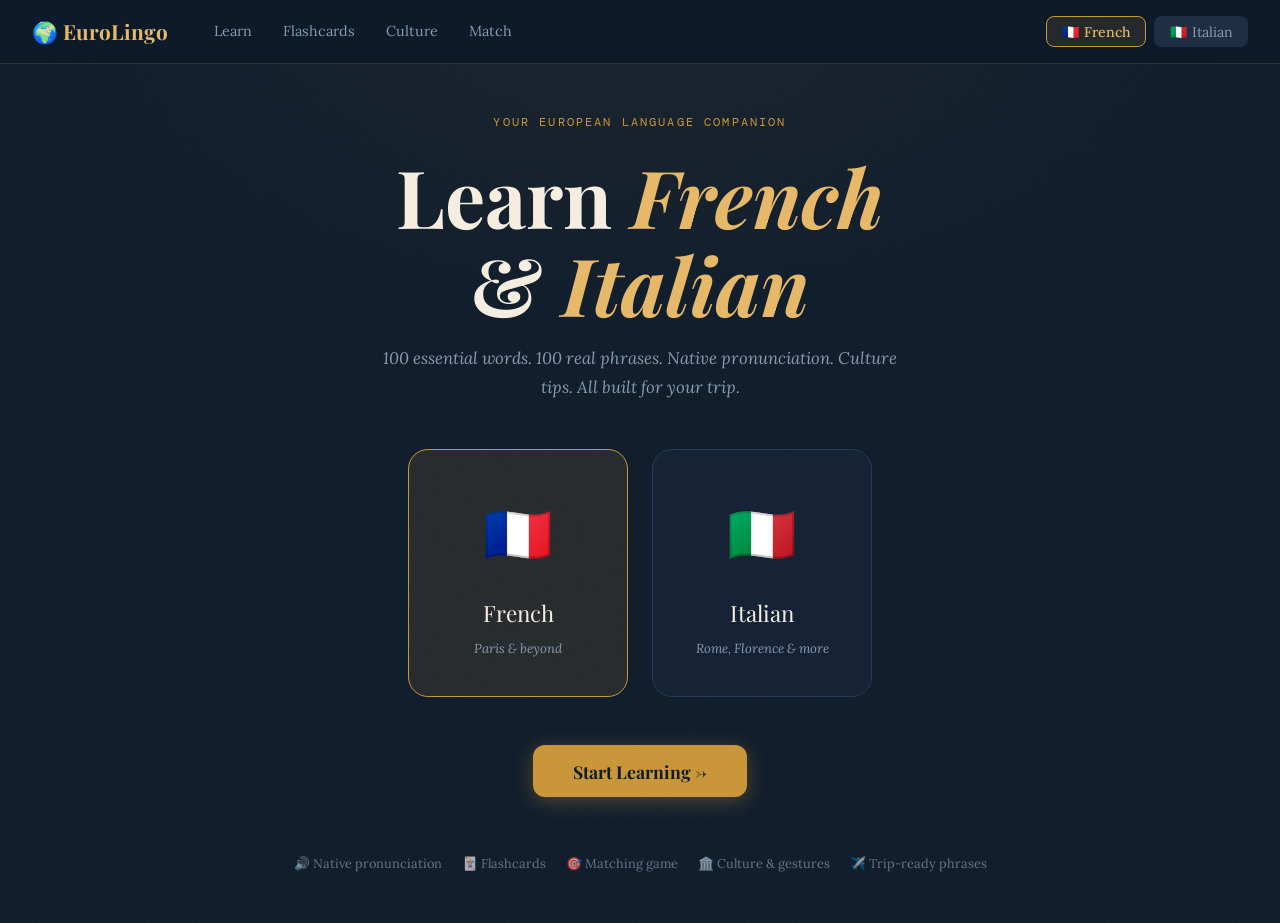
<file: index.html>
<!DOCTYPE html>
<html lang="en">
<head>
  <meta charset="UTF-8" />
  <meta name="viewport" content="width=device-width, initial-scale=1.0" />
  <title>EuroLingo — French & Italian for Your Trip</title>
  <link rel="stylesheet" href="styles.css" />
</head>
<body>

<nav class="navbar">
  <div class="nav-brand">🌍 EuroLingo</div>
  <div class="nav-links">
    <a class="nav-link" href="learn.html">Learn</a>
    <a class="nav-link" href="flashcards.html">Flashcards</a>
    <a class="nav-link" href="culture.html">Culture</a>
    <a class="nav-link" href="match.html">Match</a>
  </div>
  <div class="nav-lang">
    <button class="lang-btn" data-lang="french">🇫🇷 French</button>
    <button class="lang-btn" data-lang="italian">🇮🇹 Italian</button>
  </div>
</nav>

<main class="landing">
  <div class="landing-eyebrow">Your European Language Companion</div>
  <h1 class="landing-title">Learn <em>French</em><br>& <em>Italian</em></h1>
  <p class="landing-sub">100 essential words. 100 real phrases. Native pronunciation. Culture tips. All built for your trip.</p>

  <div class="lang-choice">
    <div class="lang-card" id="card-french" onclick="selectLang('french')">
      <div class="lang-card__flag">🇫🇷</div>
      <div class="lang-card__name">French</div>
      <div class="lang-card__sub">Paris & beyond</div>
    </div>
    <div class="lang-card" id="card-italian" onclick="selectLang('italian')">
      <div class="lang-card__flag">🇮🇹</div>
      <div class="lang-card__name">Italian</div>
      <div class="lang-card__sub">Rome, Florence & more</div>
    </div>
  </div>

  <button class="start-btn" onclick="startLearning()">
    Start Learning →
  </button>

  <div class="features-row">
    <span class="feature-chip">🔊 Native pronunciation</span>
    <span class="feature-chip">🃏 Flashcards</span>
    <span class="feature-chip">🎯 Matching game</span>
    <span class="feature-chip">🏛️ Culture & gestures</span>
    <span class="feature-chip">✈️ Trip-ready phrases</span>
  </div>
</main>

<script src="french.js"></script>
<script src="italian.js"></script>
<script src="speech.js"></script>
<script src="app.js"></script>
<script>
  let selectedLang = App.getCurrentLang();

  function selectLang(lang) {
    selectedLang = lang;
    document.getElementById('card-french').classList.toggle('selected', lang === 'french');
    document.getElementById('card-italian').classList.toggle('selected', lang === 'italian');
    App.setCurrentLang(lang);
  }

  function startLearning() {
    App.setCurrentLang(selectedLang);
    window.location.href = 'learn.html';
  }

  // Init nav lang buttons
  document.querySelectorAll('.lang-btn').forEach(btn => {
    btn.classList.toggle('active', btn.dataset.lang === selectedLang);
    btn.addEventListener('click', () => selectLang(btn.dataset.lang));
  });

  // Highlight selected card on load
  selectLang(selectedLang);
</script>
</body>
</html>
</file>
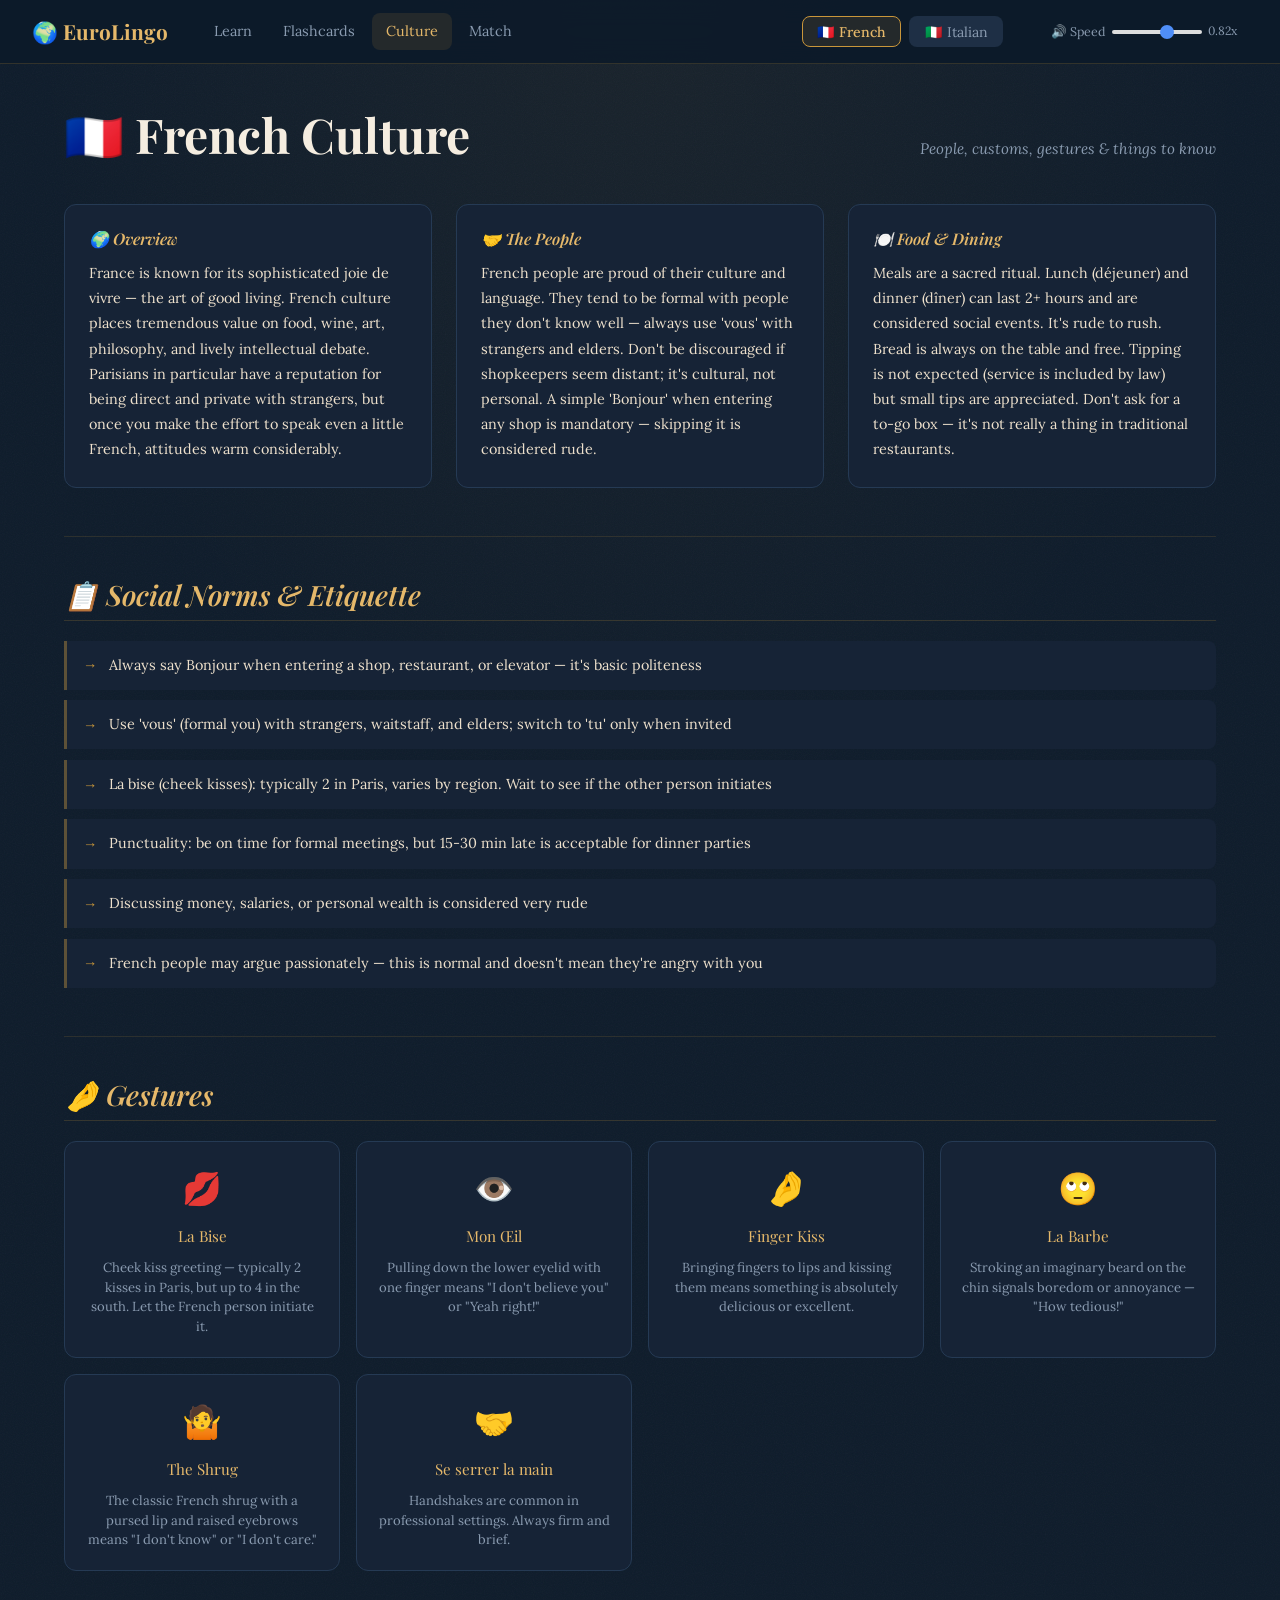
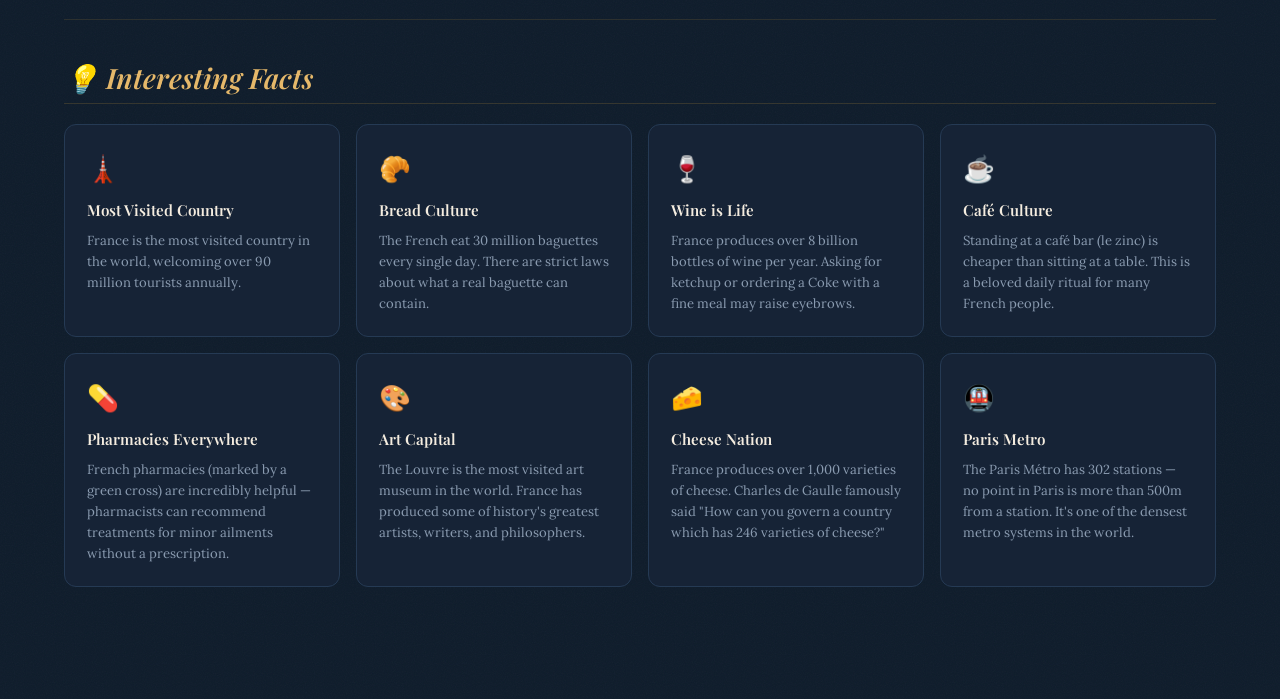
<file: culture.html>
<!DOCTYPE html>
<html lang="en">
<head>
  <meta charset="UTF-8" />
  <meta name="viewport" content="width=device-width, initial-scale=1.0" />
  <title>Culture — EuroLingo</title>
  <link rel="stylesheet" href="styles.css" />
</head>
<body>

<nav class="navbar">
  <div class="nav-brand"><a href="index.html">🌍 EuroLingo</a></div>
  <div class="nav-links">
    <a class="nav-link" href="learn.html">Learn</a>
    <a class="nav-link" href="flashcards.html">Flashcards</a>
    <a class="nav-link" href="culture.html">Culture</a>
    <a class="nav-link" href="match.html">Match</a>
  </div>
  <div class="nav-lang">
    <button class="lang-btn" data-lang="french">🇫🇷 French</button>
    <button class="lang-btn" data-lang="italian">🇮🇹 Italian</button>
  </div>
</nav>

<main class="page-container">
  <div class="page-header">
    <h1 id="lang-title">Culture</h1>
    <span class="subtitle">People, customs, gestures & things to know</span>
  </div>

  <!-- Overview + People + Dining -->
  <div class="culture-columns">
    <div class="culture-card">
      <h3>🌍 Overview</h3>
      <p id="culture-overview"></p>
    </div>
    <div class="culture-card">
      <h3>🤝 The People</h3>
      <p id="culture-people"></p>
    </div>
    <div class="culture-card">
      <h3>🍽️ Food & Dining</h3>
      <p id="culture-dining"></p>
    </div>
  </div>

  <hr class="divider" />

  <!-- Social Norms -->
  <div class="culture-section">
    <h2>📋 Social Norms & Etiquette</h2>
    <div id="social-norms-list"></div>
  </div>

  <hr class="divider" />

  <!-- Gestures -->
  <div class="culture-section">
    <h2>🤌 Gestures</h2>
    <div class="gestures-grid" id="gestures-grid"></div>
  </div>

  <hr class="divider" />

  <!-- Fun Facts -->
  <div class="culture-section">
    <h2>💡 Interesting Facts</h2>
    <div class="facts-grid" id="facts-grid"></div>
  </div>

</main>

<script src="french.js"></script>
<script src="italian.js"></script>
<script src="speech.js"></script>
<script src="app.js"></script>
<script src="culture.js"></script>
</body>
</html>
</file>
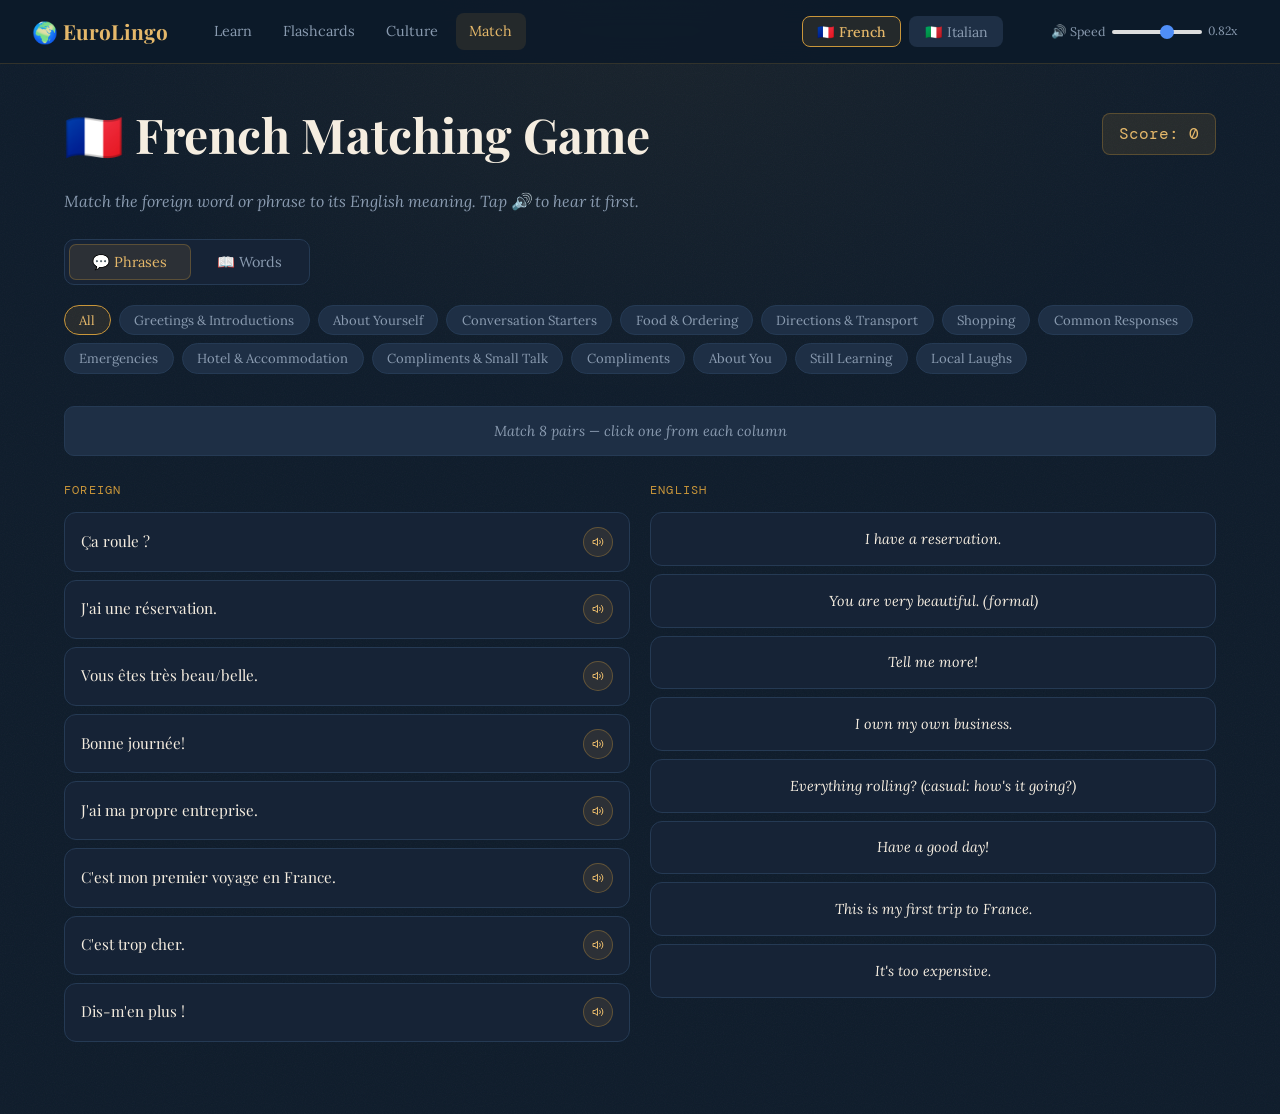
<file: match.html>
<!DOCTYPE html>
<html lang="en">
<head>
  <meta charset="UTF-8" />
  <meta name="viewport" content="width=device-width, initial-scale=1.0" />
  <title>Match — EuroLingo</title>
  <link rel="stylesheet" href="styles.css" />
</head>
<body>

<nav class="navbar">
  <div class="nav-brand"><a href="index.html">🌍 EuroLingo</a></div>
  <div class="nav-links">
    <a class="nav-link" href="learn.html">Learn</a>
    <a class="nav-link" href="flashcards.html">Flashcards</a>
    <a class="nav-link" href="culture.html">Culture</a>
    <a class="nav-link" href="match.html">Match</a>
  </div>
  <div class="nav-lang">
    <button class="lang-btn" data-lang="french">🇫🇷 French</button>
    <button class="lang-btn" data-lang="italian">🇮🇹 Italian</button>
  </div>
</nav>

<main class="page-container">
  <div class="match-header">
    <h1 id="lang-title">Match</h1>
    <span class="score-display" id="score-display">Score: 0</span>
  </div>
  <p class="subtitle" style="margin-bottom:1.5rem;font-style:italic;color:var(--muted)">
    Match the foreign word or phrase to its English meaning. Tap 🔊 to hear it first.
  </p>

  <div class="tab-switcher" style="margin-bottom:1.25rem">
    <button class="tab-btn active" data-tab="phrases">💬 Phrases</button>
    <button class="tab-btn" data-tab="words">📖 Words</button>
  </div>

  <div class="category-filter" id="quiz-category-tabs"></div>

  <div class="match-status" id="match-status">Loading…</div>

  <div class="match-columns">
    <div>
      <div class="match-column-label">Foreign</div>
      <div id="foreign-list"></div>
    </div>
    <div>
      <div class="match-column-label">English</div>
      <div id="english-list"></div>
    </div>
  </div>

  <div style="text-align:center">
    <button class="btn-next-round" id="btn-next-round">Next Round →</button>
  </div>

</main>

<script src="french.js"></script>
<script src="italian.js"></script>
<script src="speech.js"></script>
<script src="app.js"></script>
<script src="quiz.js"></script>
</body>
</html>
</file>
<file: styles.css>
/* ============================================
   EuroLingo — Warm Editorial Travel Journal
   ============================================ */

@import url('https://fonts.googleapis.com/css2?family=Playfair+Display:ital,wght@0,400;0,600;0,700;1,400&family=Lora:ital,wght@0,400;0,500;1,400&family=DM+Mono:wght@400;500&display=swap');

/* ─── CSS Variables ─── */
:root {
  --navy:       #0d1b2a;
  --navy-2:     #162336;
  --navy-3:     #1e2f45;
  --navy-4:     #253a54;
  --gold:       #c9963a;
  --gold-light: #e5b86a;
  --gold-faint: rgba(201, 150, 58, 0.12);
  --cream:      #f5ede0;
  --cream-2:    #ede0cc;
  --muted:      #8a9bb0;
  --red:        #c94040;
  --green:      #3aaa6a;
  --radius:     12px;
  --radius-lg:  20px;
  --shadow:     0 4px 24px rgba(0,0,0,0.35);
  --shadow-lg:  0 8px 48px rgba(0,0,0,0.5);
  --transition: 0.22s cubic-bezier(0.4,0,0.2,1);
}

/* ─── Reset & Base ─── */
*, *::before, *::after { box-sizing: border-box; margin: 0; padding: 0; }

html { scroll-behavior: smooth; }

body {
  background-color: var(--navy);
  color: var(--cream);
  font-family: 'Lora', Georgia, serif;
  font-size: 16px;
  line-height: 1.7;
  min-height: 100vh;
  /* Subtle grain texture */
  background-image:
    radial-gradient(ellipse 80% 60% at 50% 0%, rgba(201,150,58,0.06) 0%, transparent 60%),
    url("data:image/svg+xml,%3Csvg xmlns='http://www.w3.org/2000/svg' width='300' height='300'%3E%3Cfilter id='n'%3E%3CfeTurbulence type='fractalNoise' baseFrequency='0.9' numOctaves='4' stitchTiles='stitch'/%3E%3C/filter%3E%3Crect width='300' height='300' filter='url(%23n)' opacity='0.04'/%3E%3C/svg%3E");
}

a { color: var(--gold-light); text-decoration: none; transition: color var(--transition); }
a:hover { color: var(--cream); }

img { display: block; max-width: 100%; }

/* ─── Typography ─── */
h1, h2, h3 { font-family: 'Playfair Display', Georgia, serif; line-height: 1.25; }

h1 { font-size: clamp(1.8rem, 4vw, 3rem); font-weight: 700; }
h2 { font-size: clamp(1.2rem, 2.5vw, 1.75rem); font-weight: 600; }
h3 { font-size: 1.1rem; font-weight: 600; }

.mono { font-family: 'DM Mono', monospace; }

/* ─── Navigation ─── */
.navbar {
  position: sticky;
  top: 0;
  z-index: 100;
  background: rgba(13, 27, 42, 0.92);
  backdrop-filter: blur(12px);
  border-bottom: 1px solid rgba(201, 150, 58, 0.2);
  padding: 0 2rem;
  display: flex;
  align-items: center;
  gap: 2rem;
  height: 64px;
}

.nav-brand {
  font-family: 'Playfair Display', serif;
  font-size: 1.3rem;
  font-weight: 700;
  color: var(--gold-light);
  white-space: nowrap;
  flex-shrink: 0;
}

.nav-brand a { color: inherit; }

.nav-links {
  display: flex;
  align-items: center;
  gap: 0.25rem;
  flex: 1;
}

.nav-link {
  color: var(--muted);
  padding: 0.4rem 0.85rem;
  border-radius: 8px;
  font-family: 'Lora', serif;
  font-size: 0.9rem;
  transition: all var(--transition);
  white-space: nowrap;
}

.nav-link:hover { color: var(--cream); background: var(--navy-3); }
.nav-link.active { color: var(--gold-light); background: var(--gold-faint); }

.nav-lang {
  display: flex;
  align-items: center;
  gap: 0.5rem;
  margin-left: auto;
  flex-shrink: 0;
}

.lang-btn {
  background: var(--navy-3);
  border: 1px solid transparent;
  color: var(--muted);
  padding: 0.35rem 0.9rem;
  border-radius: 8px;
  cursor: pointer;
  font-family: 'Lora', serif;
  font-size: 0.88rem;
  transition: all var(--transition);
  white-space: nowrap;
}

.lang-btn:hover { border-color: var(--gold); color: var(--cream); }
.lang-btn.active {
  background: var(--gold-faint);
  border-color: var(--gold);
  color: var(--gold-light);
  font-weight: 500;
}

/* ─── Page Layout ─── */
.page-container {
  max-width: 1200px;
  margin: 0 auto;
  padding: 2.5rem 1.5rem 4rem;
}

.page-header {
  margin-bottom: 2.5rem;
  display: flex;
  align-items: baseline;
  justify-content: space-between;
  flex-wrap: wrap;
  gap: 1rem;
}

.page-header h1 {
  color: var(--cream);
}

.page-header .subtitle {
  color: var(--muted);
  font-size: 0.95rem;
  font-style: italic;
}

/* ─── Tab Switcher ─── */
.tab-switcher {
  display: flex;
  background: var(--navy-2);
  border: 1px solid var(--navy-4);
  border-radius: 10px;
  padding: 4px;
  gap: 4px;
  width: fit-content;
  margin-bottom: 1.5rem;
}

.tab-btn {
  background: transparent;
  border: none;
  color: var(--muted);
  padding: 0.5rem 1.4rem;
  border-radius: 7px;
  cursor: pointer;
  font-family: 'Lora', serif;
  font-size: 0.9rem;
  transition: all var(--transition);
}

.tab-btn:hover { color: var(--cream); background: var(--navy-3); }
.tab-btn.active {
  background: var(--gold-faint);
  color: var(--gold-light);
  border: 1px solid rgba(201,150,58,0.3);
}

/* ─── Category Buttons ─── */
.category-filter {
  display: flex;
  flex-wrap: wrap;
  gap: 0.5rem;
  margin-bottom: 2rem;
}

.cat-btn {
  background: var(--navy-3);
  border: 1px solid var(--navy-4);
  color: var(--muted);
  padding: 0.35rem 0.9rem;
  border-radius: 20px;
  cursor: pointer;
  font-family: 'Lora', serif;
  font-size: 0.82rem;
  transition: all var(--transition);
}

.cat-btn:hover { border-color: var(--gold); color: var(--cream); }
.cat-btn.active {
  background: var(--gold-faint);
  border-color: var(--gold);
  color: var(--gold-light);
}

/* ─── Speak Button ─── */
.speak-btn {
  display: inline-flex;
  align-items: center;
  justify-content: center;
  background: var(--gold-faint);
  border: 1px solid rgba(201,150,58,0.35);
  color: var(--gold-light);
  width: 40px;
  height: 40px;
  border-radius: 50%;
  cursor: pointer;
  transition: all var(--transition);
  flex-shrink: 0;
}

.speak-btn svg { width: 16px; height: 16px; }
.speak-btn:hover { background: rgba(201,150,58,0.22); border-color: var(--gold); transform: scale(1.08); }
.speak-btn.speaking { background: var(--gold); color: var(--navy); animation: pulse-ring 0.6s ease; }

.speak-btn--sm {
  width: 30px;
  height: 30px;
}
.speak-btn--sm svg { width: 12px; height: 12px; }

@keyframes pulse-ring {
  0% { box-shadow: 0 0 0 0 rgba(201,150,58,0.6); }
  70% { box-shadow: 0 0 0 10px rgba(201,150,58,0); }
  100% { box-shadow: 0 0 0 0 rgba(201,150,58,0); }
}

/* ─── Learn Page ─── */
.learn-controls {
  display: flex;
  align-items: center;
  gap: 1rem;
  flex-wrap: wrap;
  margin-bottom: 0.5rem;
}

.item-count {
  color: var(--muted);
  font-size: 0.85rem;
  font-style: italic;
  margin-bottom: 1rem;
}

.learn-section { margin-bottom: 2.5rem; }

.section-heading {
  font-size: 1.1rem;
  color: var(--gold-light);
  border-bottom: 1px solid rgba(201,150,58,0.2);
  padding-bottom: 0.5rem;
  margin-bottom: 1rem;
  font-style: italic;
}

.learn-grid {
  display: grid;
  grid-template-columns: repeat(auto-fill, minmax(260px, 1fr));
  gap: 1rem;
}

.learn-card {
  background: var(--navy-2);
  border: 1px solid var(--navy-4);
  border-radius: var(--radius);
  padding: 1.25rem 1.25rem 1rem;
  display: flex;
  flex-direction: column;
  gap: 0.35rem;
  transition: all var(--transition);
  position: relative;
}

.learn-card:hover {
  border-color: rgba(201,150,58,0.4);
  background: var(--navy-3);
  transform: translateY(-2px);
  box-shadow: var(--shadow);
}

.learn-card__foreign {
  font-family: 'Playfair Display', serif;
  font-size: 1.05rem;
  color: var(--cream);
  font-weight: 600;
  line-height: 1.3;
}

.learn-card__pronunciation {
  font-family: 'DM Mono', monospace;
  font-size: 0.72rem;
  color: var(--gold);
  letter-spacing: 0.02em;
  min-height: 1.1em;
}

.learn-card__english {
  font-size: 0.88rem;
  color: var(--muted);
  flex: 1;
  margin-bottom: 0.5rem;
  font-style: italic;
}

.learn-card .speak-btn {
  align-self: flex-start;
  margin-top: auto;
}

/* ─── Flashcard Page ─── */
.flashcard-layout {
  display: flex;
  flex-direction: column;
  align-items: center;
  gap: 1.5rem;
}

.flashcard-scene {
  perspective: 1200px;
  width: 100%;
  max-width: 560px;
}

.flashcard {
  position: relative;
  width: 100%;
  height: 340px;
  cursor: pointer;
  transform-style: preserve-3d;
  transition: transform 0.55s cubic-bezier(0.4, 0, 0.2, 1);
  border-radius: var(--radius-lg);
}

.flashcard.flipped {
  transform: rotateY(180deg);
}

.card-face {
  position: absolute;
  inset: 0;
  border-radius: var(--radius-lg);
  backface-visibility: hidden;
  -webkit-backface-visibility: hidden;
  display: flex;
  flex-direction: column;
  align-items: center;
  justify-content: center;
  padding: 2.5rem 2rem;
  text-align: center;
}

.card-front {
  background: var(--navy-2);
  border: 1px solid rgba(201,150,58,0.25);
  box-shadow: var(--shadow);
}

.card-back {
  background: linear-gradient(135deg, var(--navy-3) 0%, #1a3150 100%);
  border: 1px solid rgba(201,150,58,0.4);
  box-shadow: var(--shadow-lg);
  transform: rotateY(180deg);
}

.card-foreign {
  font-family: 'Playfair Display', serif;
  font-size: clamp(1.4rem, 3.5vw, 2rem);
  font-weight: 700;
  color: var(--cream);
  line-height: 1.25;
  margin-bottom: 0.5rem;
}

.card-pronunciation {
  font-family: 'DM Mono', monospace;
  font-size: 0.8rem;
  color: var(--gold);
  letter-spacing: 0.05em;
  margin-bottom: 0.25rem;
}

.card-english {
  font-family: 'Playfair Display', serif;
  font-size: clamp(1.2rem, 3vw, 1.6rem);
  color: var(--cream);
  font-style: italic;
  line-height: 1.3;
}

.card-foreign-small {
  font-family: 'DM Mono', monospace;
  font-size: 0.78rem;
  color: var(--gold);
  margin-top: 0.5rem;
}

.card-category-tag {
  font-size: 0.72rem;
  font-family: 'DM Mono', monospace;
  letter-spacing: 0.1em;
  text-transform: uppercase;
  color: var(--gold);
  margin-bottom: 1rem;
  border: 1px solid rgba(201,150,58,0.3);
  padding: 0.2rem 0.6rem;
  border-radius: 4px;
}

.card-hint {
  font-size: 0.75rem;
  color: rgba(138,155,176,0.6);
  margin-top: 1.5rem;
  font-style: italic;
}

.flashcard-controls {
  display: flex;
  align-items: center;
  gap: 1rem;
  flex-wrap: wrap;
  justify-content: center;
}

.card-counter {
  font-family: 'DM Mono', monospace;
  color: var(--gold);
  font-size: 0.9rem;
  min-width: 60px;
  text-align: center;
}

.fc-btn {
  background: var(--navy-3);
  border: 1px solid var(--navy-4);
  color: var(--cream);
  padding: 0.6rem 1.4rem;
  border-radius: 10px;
  cursor: pointer;
  font-family: 'Lora', serif;
  font-size: 0.9rem;
  transition: all var(--transition);
  display: inline-flex;
  align-items: center;
  gap: 0.4rem;
}

.fc-btn:hover:not(:disabled) { border-color: var(--gold); color: var(--gold-light); }
.fc-btn:disabled { opacity: 0.35; cursor: not-allowed; }
.fc-btn.active { background: var(--gold-faint); border-color: var(--gold); color: var(--gold-light); }

.fc-btn--icon {
  width: 44px;
  height: 44px;
  padding: 0;
  justify-content: center;
  border-radius: 50%;
  font-size: 1.2rem;
}

.empty-state {
  text-align: center;
  color: var(--muted);
  padding: 4rem 2rem;
  font-style: italic;
}

/* ─── Matching Game ─── */
.match-header {
  display: flex;
  align-items: center;
  justify-content: space-between;
  flex-wrap: wrap;
  gap: 1rem;
  margin-bottom: 1.5rem;
}

.score-display {
  font-family: 'DM Mono', monospace;
  color: var(--gold-light);
  font-size: 1rem;
  background: var(--gold-faint);
  border: 1px solid rgba(201,150,58,0.3);
  padding: 0.4rem 1rem;
  border-radius: 8px;
}

.match-status {
  text-align: center;
  padding: 0.75rem 1.5rem;
  border-radius: 10px;
  font-style: italic;
  font-size: 0.9rem;
  background: var(--navy-3);
  border: 1px solid var(--navy-4);
  color: var(--muted);
  margin-bottom: 1.5rem;
  transition: all var(--transition);
}

.match-status--correct { background: rgba(58,170,106,0.12); border-color: rgba(58,170,106,0.4); color: var(--green); }
.match-status--wrong { background: rgba(201,64,64,0.1); border-color: rgba(201,64,64,0.3); color: var(--red); }
.match-status--complete { background: var(--gold-faint); border-color: var(--gold); color: var(--gold-light); font-weight: 600; }

.match-columns {
  display: grid;
  grid-template-columns: 1fr 1fr;
  gap: 1.25rem;
}

.match-column-label {
  font-size: 0.75rem;
  font-family: 'DM Mono', monospace;
  letter-spacing: 0.1em;
  text-transform: uppercase;
  color: var(--gold);
  margin-bottom: 0.75rem;
}

.match-card {
  background: var(--navy-2);
  border: 1px solid var(--navy-4);
  border-radius: var(--radius);
  padding: 0.85rem 1rem;
  cursor: pointer;
  display: flex;
  align-items: center;
  justify-content: space-between;
  gap: 0.5rem;
  transition: all var(--transition);
  margin-bottom: 0.5rem;
  font-size: 0.9rem;
  min-height: 52px;
}

.match-card:hover:not(.matched):not(.wrong) {
  border-color: rgba(201,150,58,0.4);
  background: var(--navy-3);
}

.match-card--foreign span {
  font-family: 'Playfair Display', serif;
  font-size: 0.95rem;
  color: var(--cream);
}

.match-card--english {
  color: var(--cream);
  font-style: italic;
  justify-content: center;
  text-align: center;
}

.match-card.selected {
  border-color: var(--gold);
  background: var(--gold-faint);
  box-shadow: 0 0 0 1px rgba(201,150,58,0.2);
}

.match-card.matched {
  border-color: rgba(58,170,106,0.5);
  background: rgba(58,170,106,0.08);
  cursor: default;
  opacity: 0.7;
}

.match-card.matched span,
.match-card.matched { color: var(--green); }

.match-card.wrong {
  border-color: var(--red);
  background: rgba(201,64,64,0.08);
  animation: shake 0.4s ease;
}

@keyframes shake {
  0%, 100% { transform: translateX(0); }
  20% { transform: translateX(-6px); }
  40% { transform: translateX(6px); }
  60% { transform: translateX(-4px); }
  80% { transform: translateX(4px); }
}

.btn-next-round {
  display: none;
  margin: 1.5rem auto 0;
  background: var(--gold);
  color: var(--navy);
  border: none;
  padding: 0.7rem 2rem;
  border-radius: 10px;
  cursor: pointer;
  font-family: 'Playfair Display', serif;
  font-size: 1rem;
  font-weight: 600;
  transition: all var(--transition);
}

.btn-next-round:hover { background: var(--gold-light); }

/* ─── Culture Page ─── */
.culture-section {
  margin-bottom: 3rem;
}

.culture-section h2 {
  color: var(--gold-light);
  margin-bottom: 1.25rem;
  padding-bottom: 0.5rem;
  border-bottom: 1px solid rgba(201,150,58,0.2);
  font-style: italic;
}

.culture-text {
  color: var(--cream-2);
  line-height: 1.8;
  font-size: 0.97rem;
  max-width: 780px;
}

.culture-columns {
  display: grid;
  grid-template-columns: repeat(auto-fit, minmax(300px, 1fr));
  gap: 1.5rem;
  margin-bottom: 3rem;
}

.culture-card {
  background: var(--navy-2);
  border: 1px solid var(--navy-4);
  border-radius: var(--radius);
  padding: 1.5rem;
}

.culture-card h3 {
  color: var(--gold-light);
  margin-bottom: 0.75rem;
  font-size: 1rem;
  font-style: italic;
}

.culture-card p {
  color: var(--cream-2);
  font-size: 0.9rem;
  line-height: 1.75;
}

.norm-item {
  display: flex;
  align-items: flex-start;
  gap: 0.75rem;
  padding: 0.75rem 1rem;
  background: var(--navy-2);
  border-left: 3px solid rgba(201,150,58,0.4);
  border-radius: 0 8px 8px 0;
  margin-bottom: 0.65rem;
  font-size: 0.9rem;
  color: var(--cream-2);
}

.norm-bullet {
  color: var(--gold);
  font-weight: bold;
  flex-shrink: 0;
  margin-top: 0.05em;
}

.gestures-grid {
  display: grid;
  grid-template-columns: repeat(auto-fill, minmax(220px, 1fr));
  gap: 1rem;
  margin-bottom: 3rem;
}

.gesture-card {
  background: var(--navy-2);
  border: 1px solid var(--navy-4);
  border-radius: var(--radius);
  padding: 1.25rem;
  transition: all var(--transition);
  text-align: center;
}

.gesture-card:hover {
  border-color: rgba(201,150,58,0.4);
  transform: translateY(-2px);
}

.gesture-emoji { font-size: 2rem; margin-bottom: 0.5rem; }
.gesture-name {
  font-family: 'Playfair Display', serif;
  font-size: 0.95rem;
  color: var(--gold-light);
  margin-bottom: 0.5rem;
}
.gesture-desc { font-size: 0.82rem; color: var(--muted); line-height: 1.5; }

.facts-grid {
  display: grid;
  grid-template-columns: repeat(auto-fill, minmax(250px, 1fr));
  gap: 1rem;
}

.fact-card {
  background: var(--navy-2);
  border: 1px solid var(--navy-4);
  border-radius: var(--radius);
  padding: 1.35rem;
  transition: all var(--transition);
}

.fact-card:hover { border-color: rgba(201,150,58,0.35); transform: translateY(-2px); }

.fact-emoji { font-size: 1.6rem; margin-bottom: 0.5rem; }
.fact-title {
  font-family: 'Playfair Display', serif;
  font-size: 0.95rem;
  color: var(--cream);
  margin-bottom: 0.4rem;
  font-weight: 600;
}
.fact-text { font-size: 0.82rem; color: var(--muted); line-height: 1.6; }

/* ─── Index / Landing Page ─── */
.landing {
  min-height: calc(100vh - 64px);
  display: flex;
  flex-direction: column;
  align-items: center;
  justify-content: center;
  text-align: center;
  padding: 3rem 1.5rem;
}

.landing-eyebrow {
  font-family: 'DM Mono', monospace;
  font-size: 0.75rem;
  letter-spacing: 0.18em;
  text-transform: uppercase;
  color: var(--gold);
  margin-bottom: 1.25rem;
}

.landing-title {
  font-size: clamp(2.5rem, 7vw, 5rem);
  color: var(--cream);
  margin-bottom: 1rem;
  line-height: 1.1;
}

.landing-title em { color: var(--gold-light); }

.landing-sub {
  font-size: 1.05rem;
  color: var(--muted);
  max-width: 520px;
  margin: 0 auto 3rem;
  font-style: italic;
}

.lang-choice {
  display: flex;
  gap: 1.5rem;
  flex-wrap: wrap;
  justify-content: center;
  margin-bottom: 3rem;
}

.lang-card {
  background: var(--navy-2);
  border: 1.5px solid var(--navy-4);
  border-radius: var(--radius-lg);
  padding: 2.25rem 2.5rem;
  cursor: pointer;
  transition: all 0.3s ease;
  min-width: 220px;
  text-align: center;
}

.lang-card:hover {
  border-color: var(--gold);
  background: var(--navy-3);
  transform: translateY(-4px);
  box-shadow: var(--shadow-lg);
}

.lang-card.selected {
  border-color: var(--gold);
  background: var(--gold-faint);
}

.lang-card__flag { font-size: 3.5rem; margin-bottom: 0.75rem; }
.lang-card__name {
  font-family: 'Playfair Display', serif;
  font-size: 1.4rem;
  color: var(--cream);
  margin-bottom: 0.4rem;
}
.lang-card__sub { font-size: 0.82rem; color: var(--muted); font-style: italic; }

.start-btn {
  background: var(--gold);
  color: var(--navy);
  border: none;
  padding: 0.9rem 2.5rem;
  border-radius: 12px;
  cursor: pointer;
  font-family: 'Playfair Display', serif;
  font-size: 1.1rem;
  font-weight: 700;
  transition: all var(--transition);
  display: inline-flex;
  align-items: center;
  gap: 0.5rem;
  box-shadow: 0 4px 20px rgba(201,150,58,0.35);
}

.start-btn:hover {
  background: var(--gold-light);
  transform: translateY(-2px);
  box-shadow: 0 6px 28px rgba(201,150,58,0.45);
}

.features-row {
  display: flex;
  gap: 1.25rem;
  flex-wrap: wrap;
  justify-content: center;
  margin-top: 3.5rem;
  opacity: 0.7;
}

.feature-chip {
  font-size: 0.8rem;
  color: var(--muted);
  display: flex;
  align-items: center;
  gap: 0.4rem;
}

/* ─── Divider ─── */
.divider {
  border: none;
  border-top: 1px solid rgba(201,150,58,0.15);
  margin: 2.5rem 0;
}

/* ─── Responsive ─── */
@media (max-width: 768px) {
  .navbar { padding: 0 1rem; gap: 0.75rem; height: auto; min-height: 56px; flex-wrap: wrap; padding-top: 0.5rem; padding-bottom: 0.5rem; }
  .nav-links { gap: 0; }
  .nav-link { padding: 0.3rem 0.5rem; font-size: 0.82rem; }
  .page-container { padding: 1.5rem 1rem 3rem; }
  .match-columns { grid-template-columns: 1fr; }
  .flashcard { height: 280px; }
  .lang-choice { gap: 1rem; }
  .lang-card { min-width: 160px; padding: 1.5rem 1.75rem; }
  .lang-card__flag { font-size: 2.5rem; }
}

@media (max-width: 480px) {
  .learn-grid { grid-template-columns: 1fr; }
  .gestures-grid, .facts-grid { grid-template-columns: 1fr; }
}

/* Speed slider */
.speed-control {
  display: flex;
  align-items: center;
  margin-left: auto;
  padding-left: 1rem;
}

.speed-label {
  display: flex;
  align-items: center;
  gap: 0.4rem;
  font-size: 0.78rem;
  color: var(--muted, #888);
  white-space: nowrap;
  cursor: default;
}

.speed-slider {
  -webkit-appearance: none;
  width: 90px;
  height: 4px;
  border-radius: 2px;
  background: var(--border, #ddd);
  outline: none;
  cursor: pointer;
}

.speed-slider::-webkit-slider-thumb {
  -webkit-appearance: none;
  width: 14px;
  height: 14px;
  border-radius: 50%;
  background: var(--accent, #4f8ef7);
  cursor: pointer;
}

.speed-value {
  min-width: 2.5rem;
  font-size: 0.75rem;
  color: var(--muted, #888);
}

/* ── Select to Study button ─────────────────────── */
.select-study-btn {
  padding: 0.45rem 1rem;
  border-radius: 999px;
  border: 2px solid var(--accent, #4f8ef7);
  background: transparent;
  color: var(--accent, #4f8ef7);
  font-size: 0.82rem;
  font-weight: 600;
  cursor: pointer;
  transition: background 0.15s, color 0.15s;
  white-space: nowrap;
}
.select-study-btn:hover,
.select-study-btn.active {
  background: var(--accent, #4f8ef7);
  color: #fff;
}

/* ── Selectable cards ───────────────────────────── */
.learn-card.selectable {
  cursor: pointer;
  position: relative;
  user-select: none;
  transition: transform 0.1s, box-shadow 0.1s, border-color 0.15s;
  border: 2px solid transparent;
}
.learn-card.selectable:hover {
  transform: translateY(-2px);
  box-shadow: 0 6px 18px rgba(0,0,0,0.12);
}
.learn-card.card-selected {
  border-color: var(--accent, #4f8ef7) !important;
  background: color-mix(in srgb, var(--accent, #4f8ef7) 8%, transparent);
}
.card-checkmark {
  position: absolute;
  top: 0.5rem;
  right: 0.5rem;
  width: 1.4rem;
  height: 1.4rem;
  border-radius: 50%;
  background: var(--border, #ddd);
  color: transparent;
  font-size: 0.8rem;
  display: flex;
  align-items: center;
  justify-content: center;
  font-weight: 700;
  transition: background 0.15s, color 0.15s;
}
.card-selected .card-checkmark {
  background: var(--accent, #4f8ef7);
  color: #fff;
}

/* ── Selection tray ─────────────────────────────── */
.selection-tray {
  position: fixed;
  bottom: -100px;
  left: 50%;
  transform: translateX(-50%);
  background: var(--card, #fff);
  border: 2px solid var(--accent, #4f8ef7);
  border-radius: 999px;
  padding: 0.65rem 1.4rem;
  display: flex;
  align-items: center;
  gap: 1rem;
  box-shadow: 0 8px 32px rgba(0,0,0,0.18);
  transition: bottom 0.3s cubic-bezier(.34,1.56,.64,1);
  z-index: 200;
  white-space: nowrap;
}
.selection-tray.tray-visible {
  bottom: 1.5rem;
}
.tray-count {
  font-size: 0.85rem;
  font-weight: 600;
  color: var(--text, #222);
}
.tray-actions, .tray-choices {
  display: flex;
  align-items: center;
  gap: 0.6rem;
}
.tray-ready-btn {
  padding: 0.4rem 1.1rem;
  border-radius: 999px;
  border: none;
  background: var(--accent, #4f8ef7);
  color: #fff;
  font-size: 0.82rem;
  font-weight: 700;
  cursor: pointer;
  transition: opacity 0.15s;
}
.tray-ready-btn:disabled {
  opacity: 0.4;
  cursor: not-allowed;
}
.tray-label {
  font-size: 0.8rem;
  color: var(--muted, #888);
}
.tray-choice-btn {
  padding: 0.4rem 0.9rem;
  border-radius: 999px;
  border: 2px solid var(--accent, #4f8ef7);
  background: transparent;
  color: var(--accent, #4f8ef7);
  font-size: 0.8rem;
  font-weight: 700;
  cursor: pointer;
  transition: background 0.15s, color 0.15s;
}
.tray-choice-btn:hover {
  background: var(--accent, #4f8ef7);
  color: #fff;
}
.tray-cancel-btn {
  background: none;
  border: none;
  color: var(--muted, #888);
  font-size: 1rem;
  cursor: pointer;
  padding: 0 0.2rem;
}
@keyframes tray-shake {
  0%, 100% { transform: translateX(-50%); }
  20%       { transform: translateX(calc(-50% - 6px)); }
  60%       { transform: translateX(calc(-50% + 6px)); }
}
.selection-tray.tray-shake {
  animation: tray-shake 0.4s ease;
}

/* ── Custom set banner ──────────────────────────── */
.custom-set-banner {
  display: flex;
  align-items: center;
  justify-content: center;
  gap: 0.75rem;
  background: color-mix(in srgb, var(--accent, #4f8ef7) 10%, transparent);
  border: 1.5px solid var(--accent, #4f8ef7);
  border-radius: 10px;
  padding: 0.55rem 1.2rem;
  font-size: 0.85rem;
  font-weight: 600;
  color: var(--text, #222);
  margin-bottom: 1.25rem;
}
.custom-clear-btn {
  background: none;
  border: 1.5px solid var(--muted, #aaa);
  border-radius: 999px;
  padding: 0.2rem 0.7rem;
  font-size: 0.75rem;
  color: var(--muted, #888);
  cursor: pointer;
  transition: border-color 0.15s, color 0.15s;
}
.custom-clear-btn:hover {
  border-color: var(--text, #222);
  color: var(--text, #222);
}
</file>
